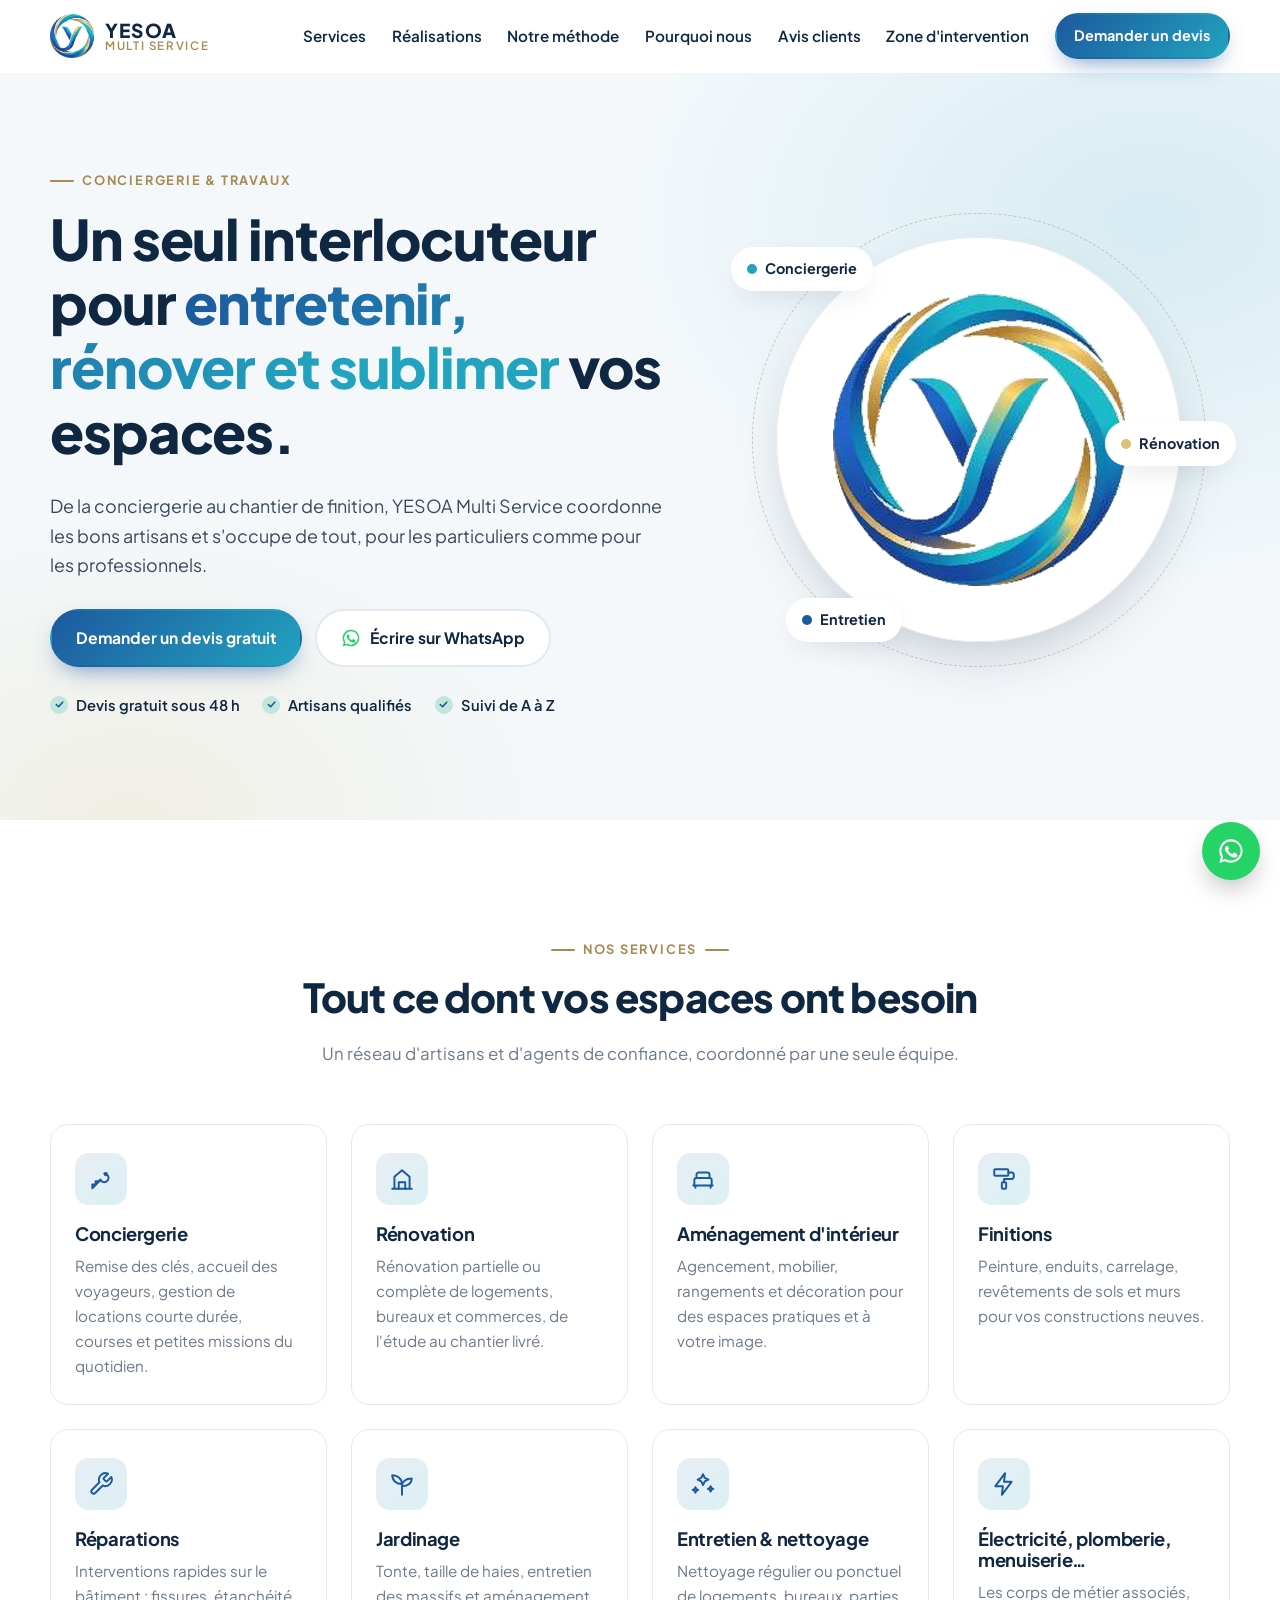
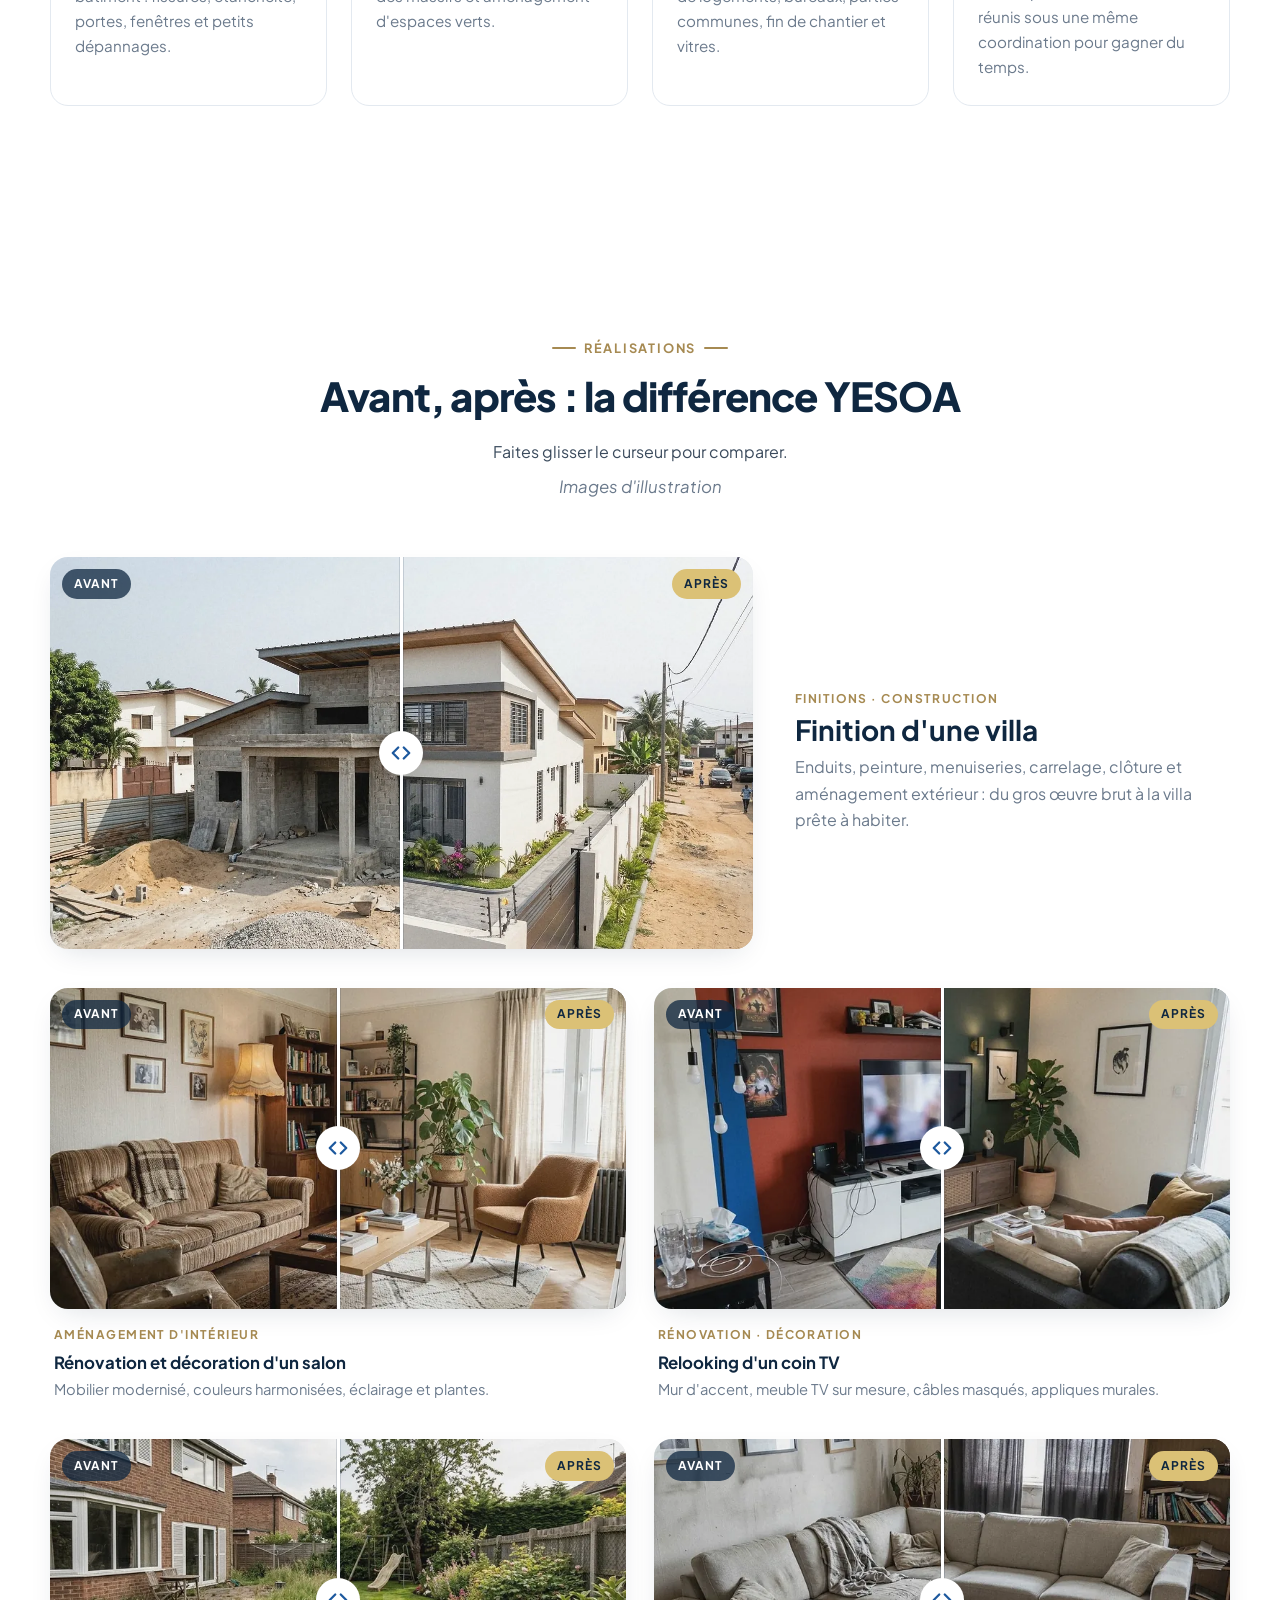
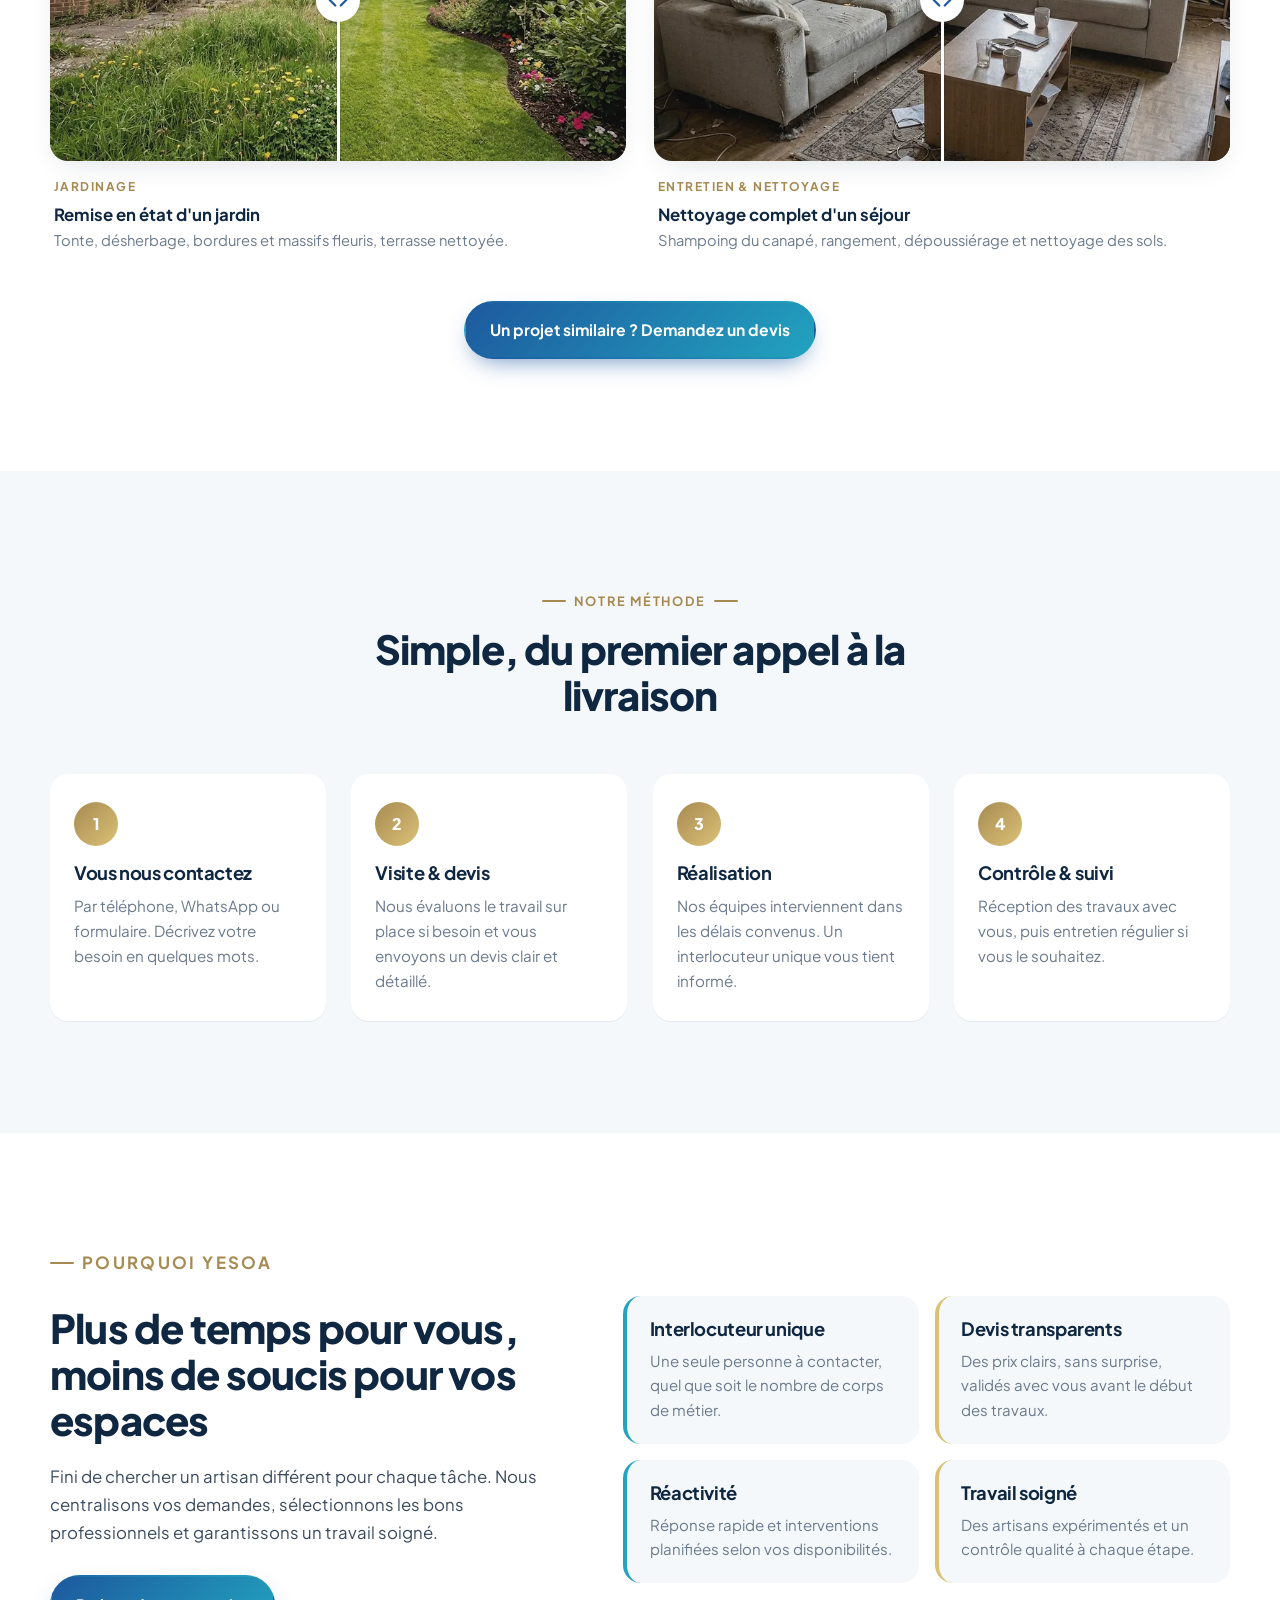
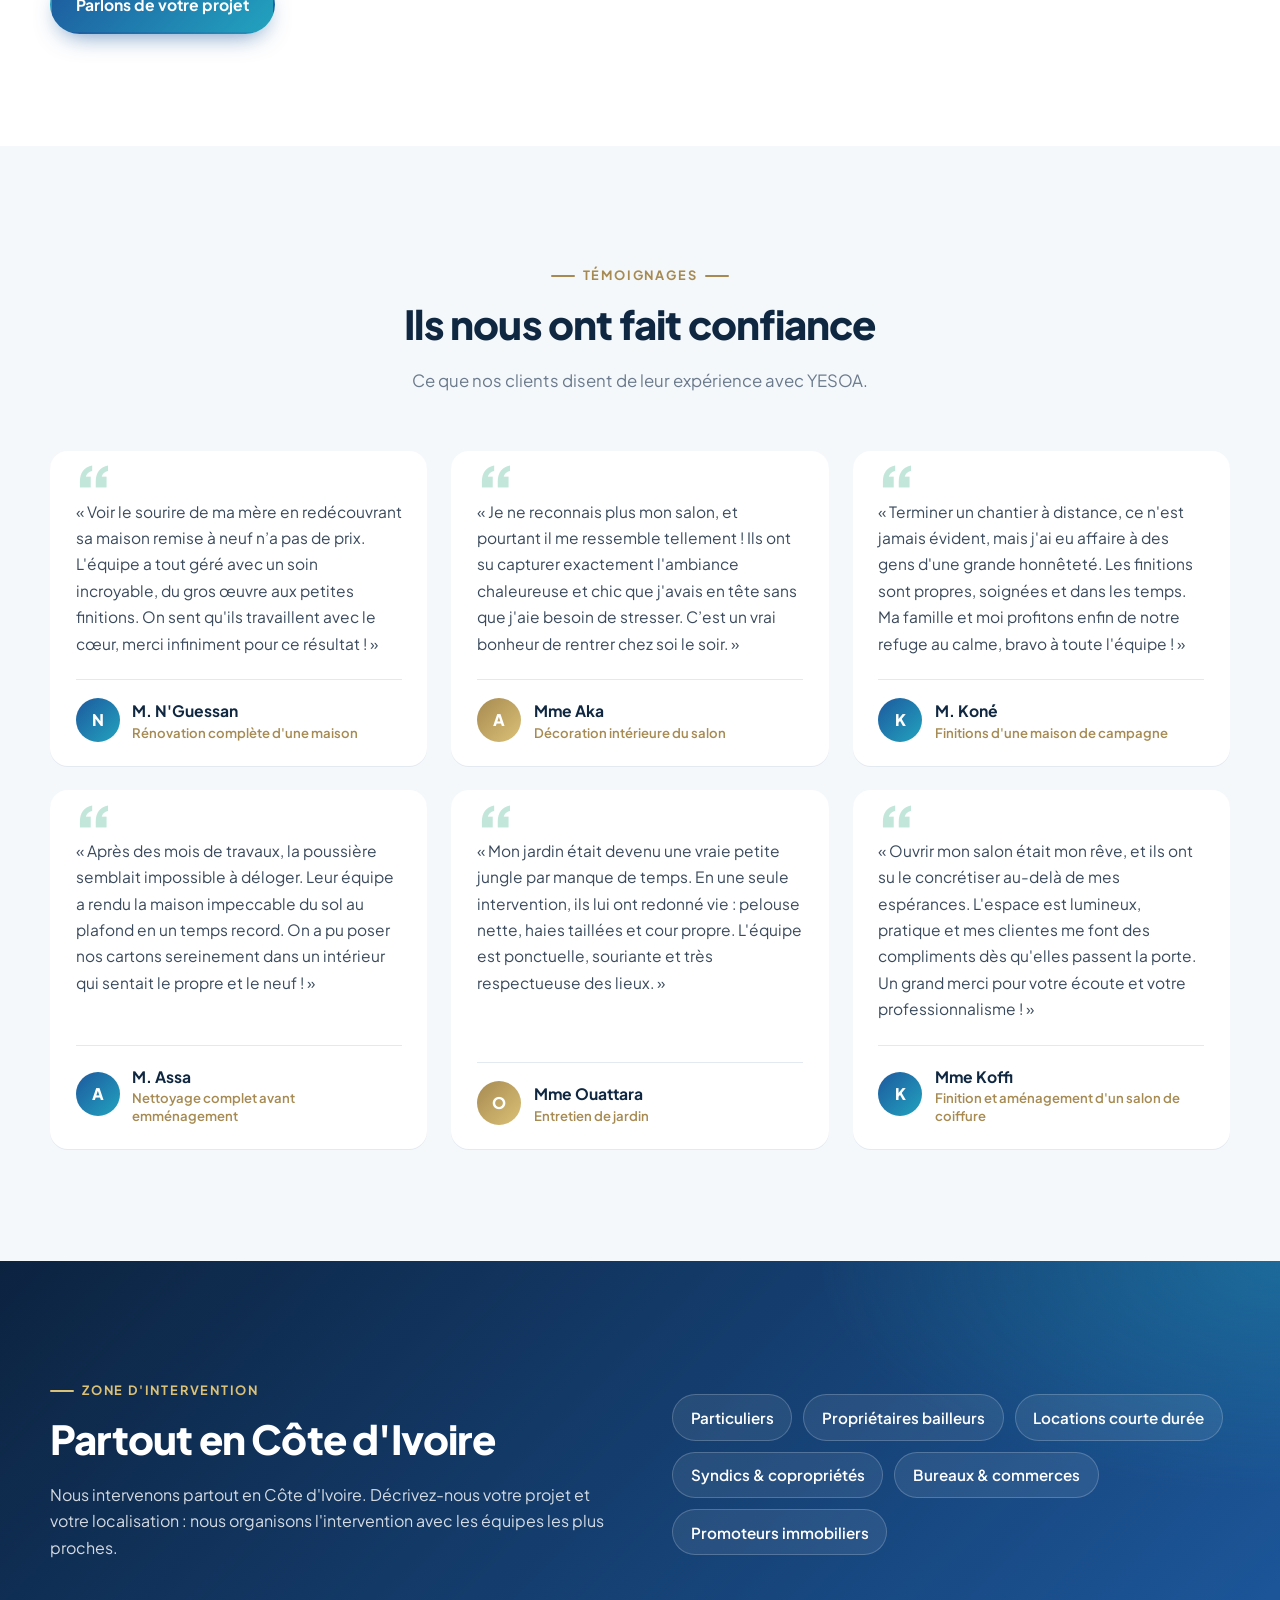
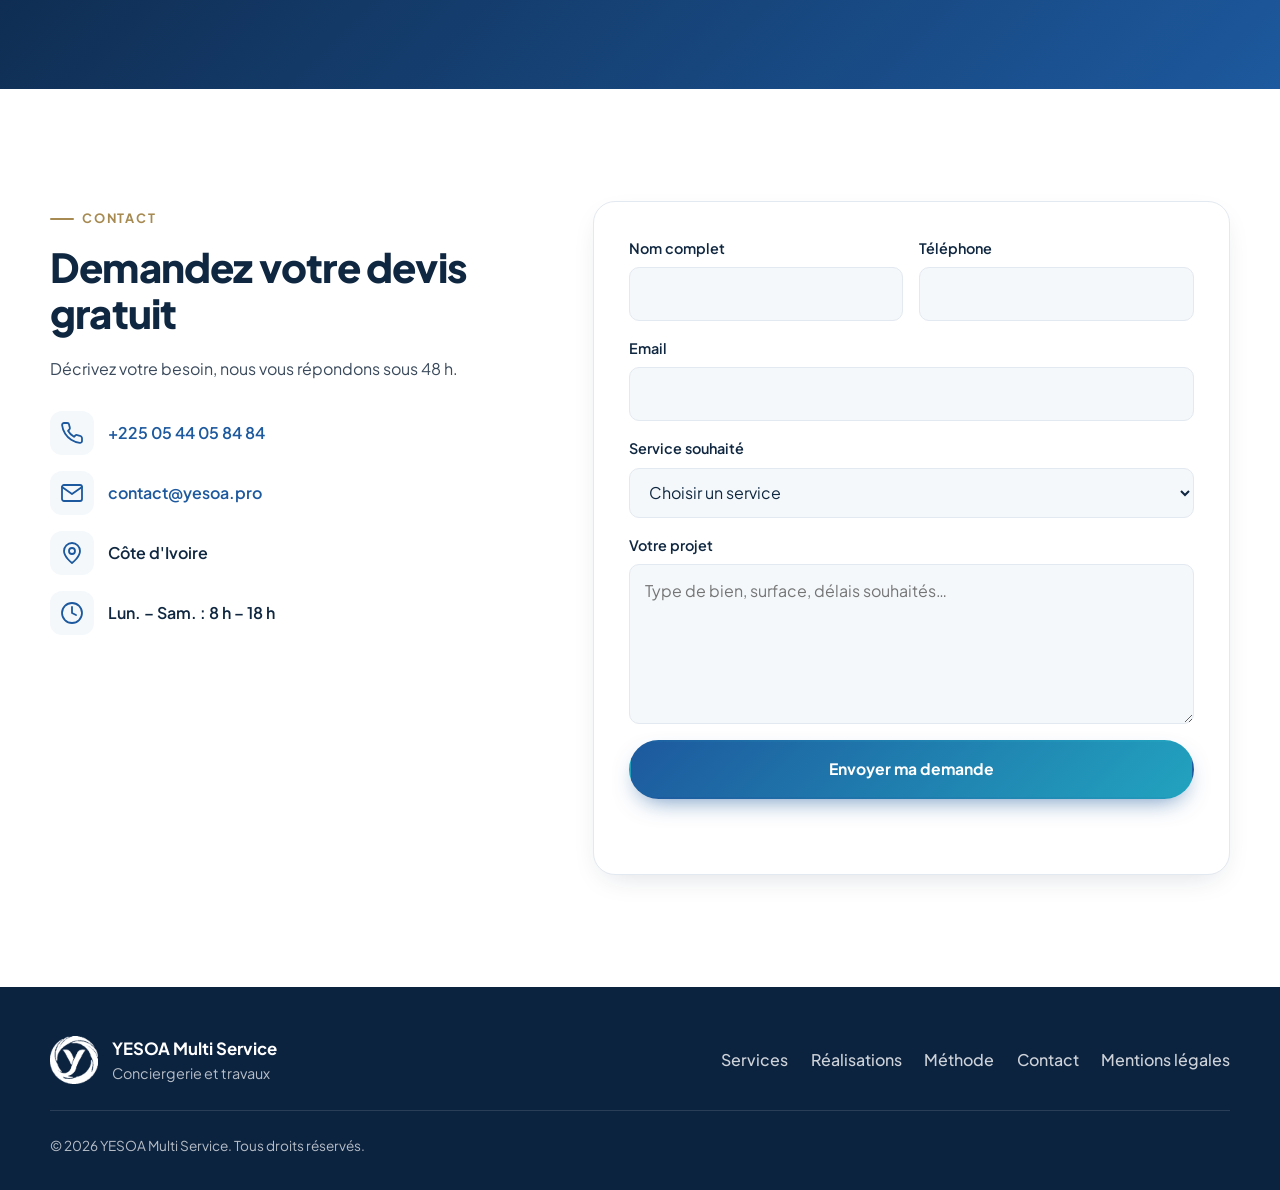
<file: index.html>
<!doctype html>
<html lang="fr">
<head>
  <meta charset="utf-8">
  <meta name="viewport" content="width=device-width, initial-scale=1">
  <title>YESOA Multi Service | Conciergerie et travaux</title>
  <meta name="description" content="YESOA Multi Service : conciergerie, rénovation, aménagement d'intérieur, finitions, réparations, jardinage, entretien et nettoyage. Un seul interlocuteur pour tous vos besoins.">
  <meta name="theme-color" content="#1D599E">
  <link rel="canonical" href="https://yesoa.pro/">

  <meta property="og:type" content="website">
  <meta property="og:title" content="YESOA Multi Service | Conciergerie et travaux">
  <meta property="og:description" content="Un seul interlocuteur pour l'entretien, les travaux et la gestion de vos espaces.">
  <meta property="og:url" content="https://yesoa.pro/">
  <meta property="og:image" content="https://yesoa.pro/assets/img/og-image.jpg">
  <meta property="og:locale" content="fr_CI">

  <link rel="icon" href="assets/img/favicon.ico" sizes="any">
  <link rel="icon" type="image/png" href="assets/img/favicon-32.png" sizes="32x32">
  <link rel="apple-touch-icon" href="assets/img/apple-touch-icon-180.png">

  <link rel="preconnect" href="https://fonts.googleapis.com">
  <link rel="preconnect" href="https://fonts.gstatic.com" crossorigin>
  <link href="https://fonts.googleapis.com/css2?family=Plus+Jakarta+Sans:wght@400;500;600;700;800&display=swap" rel="stylesheet">
  <link rel="stylesheet" href="css/style.css">

  <script type="application/ld+json">
  {
    "@context": "https://schema.org",
    "@type": "HomeAndConstructionBusiness",
    "name": "YESOA Multi Service",
    "description": "Conciergerie et travaux : rénovation, aménagement d'intérieur, finitions, réparations, jardinage, entretien.",
    "url": "https://yesoa.pro/",
    "logo": "https://yesoa.pro/assets/img/logo-couleur-512.png",
    "telephone": "+225 05 44 05 84 84",
    "areaServed": { "@type": "Country", "name": "Côte d'Ivoire" },
    "address": { "@type": "PostalAddress", "addressCountry": "CI" },
    "email": "contact@yesoa.pro"
  }
  </script>
</head>
<body>
  <a class="skip-link" href="#contenu">Aller au contenu</a>

  <!-- ========== EN-TÊTE ========== -->
  <header class="site-header" id="haut">
    <div class="container header-inner">
      <a href="#haut" class="brand" aria-label="YESOA Multi Service, accueil">
        <img src="assets/img/logo-couleur-512.png" alt="" width="44" height="44">
        <span class="brand-text">
          <strong>YESOA</strong>
          <small>Multi Service</small>
        </span>
      </a>

      <button class="nav-toggle" aria-expanded="false" aria-controls="menu" aria-label="Ouvrir le menu">
        <span></span><span></span><span></span>
      </button>

      <nav id="menu" class="nav" aria-label="Navigation principale">
        <a href="#services">Services</a>
        <a href="#realisations">Réalisations</a>
        <a href="#methode">Notre méthode</a>
        <a href="#pourquoi">Pourquoi nous</a>
        <a href="#temoignages">Avis clients</a>
        <a href="#zone">Zone d'intervention</a>
        <a href="#contact" class="btn btn-primary btn-sm">Demander un devis</a>
      </nav>
    </div>
  </header>

  <main id="contenu">
    <!-- ========== HERO ========== -->
    <section class="hero">
      <div class="container hero-inner">
        <div class="hero-copy">
          <p class="eyebrow">Conciergerie &amp; travaux</p>
          <h1>Un seul interlocuteur pour <span class="accent">entretenir, rénover et sublimer</span> vos espaces.</h1>
          <p class="lead">
            De la conciergerie au chantier de finition, YESOA Multi Service coordonne
            les bons artisans et s'occupe de tout, pour les particuliers comme pour les professionnels.
          </p>
          <div class="hero-actions">
            <a href="#contact" class="btn btn-primary">Demander un devis gratuit</a>
            <a href="https://wa.me/2250544058484?text=Bonjour%20YESOA%2C%20je%20souhaite%20un%20devis." class="btn btn-ghost" target="_blank" rel="noopener">
              <svg aria-hidden="true" viewBox="0 0 24 24" width="20" height="20"><path fill="currentColor" d="M12 2a10 10 0 0 0-8.6 15.1L2 22l5-1.3A10 10 0 1 0 12 2Zm0 18.2a8.2 8.2 0 0 1-4.2-1.2l-.3-.2-3 .8.8-2.9-.2-.3A8.2 8.2 0 1 1 12 20.2Zm4.5-6.1c-.2-.1-1.5-.7-1.7-.8-.2-.1-.4-.1-.6.1l-.8 1c-.1.2-.3.2-.5.1a6.7 6.7 0 0 1-3.3-2.9c-.3-.4.2-.4.7-1.3.1-.2 0-.3 0-.4l-.8-1.8c-.2-.5-.4-.4-.6-.4h-.5a1 1 0 0 0-.7.3 3 3 0 0 0-.9 2.2 5.2 5.2 0 0 0 1.1 2.7 11.8 11.8 0 0 0 4.5 4c1.7.7 2.4.8 3.2.7.5-.1 1.5-.6 1.8-1.2.2-.6.2-1.1.1-1.2l-.5-.3Z"/></svg>
              Écrire sur WhatsApp
            </a>
          </div>
          <ul class="hero-points" aria-label="Nos engagements">
            <li>Devis gratuit sous 48 h</li>
            <li>Artisans qualifiés</li>
            <li>Suivi de A à Z</li>
          </ul>
        </div>

        <div class="hero-visual" aria-hidden="true">
          <div class="orb">
            <img src="assets/img/logo-couleur-512.png" alt="" width="320" height="320">
          </div>
          <div class="float-card fc-1">
            <span class="dot dot-teal"></span> Conciergerie
          </div>
          <div class="float-card fc-2">
            <span class="dot dot-gold"></span> Rénovation
          </div>
          <div class="float-card fc-3">
            <span class="dot dot-blue"></span> Entretien
          </div>
        </div>
      </div>
    </section>

    <!-- ========== SERVICES ========== -->
    <section class="section" id="services">
      <div class="container">
        <header class="section-head">
          <p class="eyebrow">Nos services</p>
          <h2>Tout ce dont vos espaces ont besoin</h2>
          <p>Un réseau d'artisans et d'agents de confiance, coordonné par une seule équipe.</p>
        </header>

        <div class="services-grid">
          <article class="service-card">
            <div class="icon"><svg viewBox="0 0 24 24"><path d="M15 7a4 4 0 1 1-3.5 6L4 20.5V17h3v-3h3l1.5-1.5"/><circle cx="16.5" cy="7.5" r="1"/></svg></div>
            <h3>Conciergerie</h3>
            <p>Remise des clés, accueil des voyageurs, gestion de locations courte durée, courses et petites missions du quotidien.</p>
          </article>

          <article class="service-card">
            <div class="icon"><svg viewBox="0 0 24 24"><path d="M3 21h18M5 21V10l7-6 7 6v11"/><path d="M9 21v-6h6v6"/></svg></div>
            <h3>Rénovation</h3>
            <p>Rénovation partielle ou complète de logements, bureaux et commerces, de l'étude au chantier livré.</p>
          </article>

          <article class="service-card">
            <div class="icon"><svg viewBox="0 0 24 24"><path d="M4 18v-5a2 2 0 0 1 2-2h12a2 2 0 0 1 2 2v5"/><path d="M6 11V8a2 2 0 0 1 2-2h8a2 2 0 0 1 2 2v3"/><path d="M3 18h18M5 18v2M19 18v2"/></svg></div>
            <h3>Aménagement d'intérieur</h3>
            <p>Agencement, mobilier, rangements et décoration pour des espaces pratiques et à votre image.</p>
          </article>

          <article class="service-card">
            <div class="icon"><svg viewBox="0 0 24 24"><rect x="3" y="3" width="13" height="6" rx="1"/><path d="M16 6h3a2 2 0 0 1 2 2v2a2 2 0 0 1-2 2h-7v3"/><rect x="10" y="15" width="4" height="6" rx="1"/></svg></div>
            <h3>Finitions</h3>
            <p>Peinture, enduits, carrelage, revêtements de sols et murs pour vos constructions neuves.</p>
          </article>

          <article class="service-card">
            <div class="icon"><svg viewBox="0 0 24 24"><path d="M14.7 6.3a1 1 0 0 0 0 1.4l1.6 1.6a1 1 0 0 0 1.4 0l3.8-3.8a6 6 0 0 1-7.9 7.9l-6.9 6.9a2.1 2.1 0 0 1-3-3l6.9-6.9a6 6 0 0 1 7.9-7.9Z"/></svg></div>
            <h3>Réparations</h3>
            <p>Interventions rapides sur le bâtiment : fissures, étanchéité, portes, fenêtres et petits dépannages.</p>
          </article>

          <article class="service-card">
            <div class="icon"><svg viewBox="0 0 24 24"><path d="M12 22V12"/><path d="M12 12C12 7 8 4 3 4c0 5 4 8 9 8Z"/><path d="M12 14c0-4 3-7 9-7 0 4-3 7-9 7Z"/></svg></div>
            <h3>Jardinage</h3>
            <p>Tonte, taille de haies, entretien des massifs et aménagement d'espaces verts.</p>
          </article>

          <article class="service-card">
            <div class="icon"><svg viewBox="0 0 24 24"><path d="M12 3l1.6 3.4L17 8l-3.4 1.6L12 13l-1.6-3.4L7 8l3.4-1.6Z"/><path d="M19 14l.8 1.7 1.7.8-1.7.8L19 19l-.8-1.7-1.7-.8 1.7-.8Z"/><path d="M5 15l.8 1.7 1.7.8-1.7.8L5 20l-.8-1.7-1.7-.8 1.7-.8Z"/></svg></div>
            <h3>Entretien &amp; nettoyage</h3>
            <p>Nettoyage régulier ou ponctuel de logements, bureaux, parties communes, fin de chantier et vitres.</p>
          </article>

          <article class="service-card">
            <div class="icon"><svg viewBox="0 0 24 24"><path d="M13 2 4 14h7l-1 8 9-12h-7Z"/></svg></div>
            <h3>Électricité, plomberie, menuiserie…</h3>
            <p>Les corps de métier associés, réunis sous une même coordination pour gagner du temps.</p>
          </article>
        </div>
      </div>
    </section>

    <!-- ========== RÉALISATIONS (avant / après) ========== -->
    <section class="section" id="realisations">
      <div class="container">
        <header class="section-head">
          <p class="eyebrow">Réalisations</p>
          <h2>Avant, après : la différence YESOA</h2>
          <p>Faites glisser le curseur pour comparer.</p>
          <p class="ba-note">Images d'illustration</p>
        </header>
        <div class="ba-grid">
          <figure class="ba ba-featured">
            <div class="ba-frame" style="--pos: 50%">
              <img src="assets/img/realisations/villa-avant-800.webp" srcset="assets/img/realisations/villa-avant-800.webp 800w, assets/img/realisations/villa-avant-1376.webp 1376w" sizes="(min-width: 1180px) 1180px, 100vw" alt="Avant : villa en blocs de béton bruts, chantier encombré" width="1376" height="768" loading="lazy" decoding="async">
              <img class="ba-after" src="assets/img/realisations/villa-apres-800.webp" srcset="assets/img/realisations/villa-apres-800.webp 800w, assets/img/realisations/villa-apres-1376.webp 1376w" sizes="(min-width: 1180px) 1180px, 100vw" alt="Après : villa terminée aux façades blanches, portail et jardin aménagé" width="1376" height="768" loading="lazy" decoding="async">
              <span class="ba-tag ba-tag-before">Avant</span>
              <span class="ba-tag ba-tag-after">Après</span>
              <span class="ba-handle" aria-hidden="true"></span>
              <input class="ba-range" type="range" min="0" max="100" value="50" aria-label="Comparer avant et après : Finition d'une villa">
            </div>
            <figcaption><span class="ba-cat">Finitions · Construction</span><strong>Finition d'une villa</strong><span>Enduits, peinture, menuiseries, carrelage, clôture et aménagement extérieur : du gros œuvre brut à la villa prête à habiter.</span></figcaption>
          </figure>
          <figure class="ba">
            <div class="ba-frame" style="--pos: 50%">
              <img src="assets/img/realisations/salon-avant-800.webp" srcset="assets/img/realisations/salon-avant-800.webp 800w, assets/img/realisations/salon-avant-1376.webp 1376w" sizes="(min-width: 920px) 580px, 100vw" alt="Avant : salon au mobilier ancien et chargé" width="1376" height="768" loading="lazy" decoding="async">
              <img class="ba-after" src="assets/img/realisations/salon-apres-800.webp" srcset="assets/img/realisations/salon-apres-800.webp 800w, assets/img/realisations/salon-apres-1376.webp 1376w" sizes="(min-width: 920px) 580px, 100vw" alt="Après : salon modernisé et lumineux" width="1376" height="768" loading="lazy" decoding="async">
              <span class="ba-tag ba-tag-before">Avant</span>
              <span class="ba-tag ba-tag-after">Après</span>
              <span class="ba-handle" aria-hidden="true"></span>
              <input class="ba-range" type="range" min="0" max="100" value="50" aria-label="Comparer avant et après : Rénovation et décoration d'un salon">
            </div>
            <figcaption><span class="ba-cat">Aménagement d'intérieur</span><strong>Rénovation et décoration d'un salon</strong><span>Mobilier modernisé, couleurs harmonisées, éclairage et plantes.</span></figcaption>
          </figure>
          <figure class="ba">
            <div class="ba-frame" style="--pos: 50%">
              <img src="assets/img/realisations/coin-tv-avant-800.webp" srcset="assets/img/realisations/coin-tv-avant-800.webp 800w, assets/img/realisations/coin-tv-avant-1376.webp 1376w" sizes="(min-width: 920px) 580px, 100vw" alt="Avant : coin TV encombré aux couleurs vives" width="1376" height="768" loading="lazy" decoding="async">
              <img class="ba-after" src="assets/img/realisations/coin-tv-apres-800.webp" srcset="assets/img/realisations/coin-tv-apres-800.webp 800w, assets/img/realisations/coin-tv-apres-1376.webp 1376w" sizes="(min-width: 920px) 580px, 100vw" alt="Après : coin TV élégant avec mur vert et meuble en bois" width="1376" height="768" loading="lazy" decoding="async">
              <span class="ba-tag ba-tag-before">Avant</span>
              <span class="ba-tag ba-tag-after">Après</span>
              <span class="ba-handle" aria-hidden="true"></span>
              <input class="ba-range" type="range" min="0" max="100" value="50" aria-label="Comparer avant et après : Relooking d'un coin TV">
            </div>
            <figcaption><span class="ba-cat">Rénovation · Décoration</span><strong>Relooking d'un coin TV</strong><span>Mur d'accent, meuble TV sur mesure, câbles masqués, appliques murales.</span></figcaption>
          </figure>
          <figure class="ba">
            <div class="ba-frame" style="--pos: 50%">
              <img src="assets/img/realisations/jardin-avant-800.webp" srcset="assets/img/realisations/jardin-avant-800.webp 800w, assets/img/realisations/jardin-avant-1376.webp 1376w" sizes="(min-width: 920px) 580px, 100vw" alt="Avant : jardin envahi par les herbes hautes" width="1376" height="768" loading="lazy" decoding="async">
              <img class="ba-after" src="assets/img/realisations/jardin-apres-800.webp" srcset="assets/img/realisations/jardin-apres-800.webp 800w, assets/img/realisations/jardin-apres-1376.webp 1376w" sizes="(min-width: 920px) 580px, 100vw" alt="Après : jardin entretenu avec pelouse tondue et massifs" width="1376" height="768" loading="lazy" decoding="async">
              <span class="ba-tag ba-tag-before">Avant</span>
              <span class="ba-tag ba-tag-after">Après</span>
              <span class="ba-handle" aria-hidden="true"></span>
              <input class="ba-range" type="range" min="0" max="100" value="50" aria-label="Comparer avant et après : Remise en état d'un jardin">
            </div>
            <figcaption><span class="ba-cat">Jardinage</span><strong>Remise en état d'un jardin</strong><span>Tonte, désherbage, bordures et massifs fleuris, terrasse nettoyée.</span></figcaption>
          </figure>
          <figure class="ba">
            <div class="ba-frame" style="--pos: 50%">
              <img src="assets/img/realisations/canape-avant-800.webp" srcset="assets/img/realisations/canape-avant-800.webp 800w, assets/img/realisations/canape-avant-1376.webp 1376w" sizes="(min-width: 920px) 580px, 100vw" alt="Avant : séjour sale avec canapé taché et déchets" width="1376" height="768" loading="lazy" decoding="async">
              <img class="ba-after" src="assets/img/realisations/canape-apres-800.webp" srcset="assets/img/realisations/canape-apres-800.webp 800w, assets/img/realisations/canape-apres-1376.webp 1376w" sizes="(min-width: 920px) 580px, 100vw" alt="Après : séjour propre avec canapé nettoyé" width="1376" height="768" loading="lazy" decoding="async">
              <span class="ba-tag ba-tag-before">Avant</span>
              <span class="ba-tag ba-tag-after">Après</span>
              <span class="ba-handle" aria-hidden="true"></span>
              <input class="ba-range" type="range" min="0" max="100" value="50" aria-label="Comparer avant et après : Nettoyage complet d'un séjour">
            </div>
            <figcaption><span class="ba-cat">Entretien & nettoyage</span><strong>Nettoyage complet d'un séjour</strong><span>Shampoing du canapé, rangement, dépoussiérage et nettoyage des sols.</span></figcaption>
          </figure>
        </div>
        <p class="ba-cta"><a href="#contact" class="btn btn-primary">Un projet similaire ? Demandez un devis</a></p>
      </div>
    </section>

    <!-- ========== MÉTHODE ========== -->
    <section class="section section-tint" id="methode">
      <div class="container">
        <header class="section-head">
          <p class="eyebrow">Notre méthode</p>
          <h2>Simple, du premier appel à la livraison</h2>
        </header>

        <ol class="steps">
          <li>
            <span class="step-num">1</span>
            <h3>Vous nous contactez</h3>
            <p>Par téléphone, WhatsApp ou formulaire. Décrivez votre besoin en quelques mots.</p>
          </li>
          <li>
            <span class="step-num">2</span>
            <h3>Visite &amp; devis</h3>
            <p>Nous évaluons le travail sur place si besoin et vous envoyons un devis clair et détaillé.</p>
          </li>
          <li>
            <span class="step-num">3</span>
            <h3>Réalisation</h3>
            <p>Nos équipes interviennent dans les délais convenus. Un interlocuteur unique vous tient informé.</p>
          </li>
          <li>
            <span class="step-num">4</span>
            <h3>Contrôle &amp; suivi</h3>
            <p>Réception des travaux avec vous, puis entretien régulier si vous le souhaitez.</p>
          </li>
        </ol>
      </div>
    </section>

    <!-- ========== POURQUOI NOUS ========== -->
    <section class="section" id="pourquoi">
      <div class="container why">
        <div class="why-copy">
          <p class="eyebrow">Pourquoi YESOA</p>
          <h2>Plus de temps pour vous, moins de soucis pour vos espaces</h2>
          <p>
            Fini de chercher un artisan différent pour chaque tâche. Nous centralisons vos demandes,
            sélectionnons les bons professionnels et garantissons un travail soigné.
          </p>
          <a href="#contact" class="btn btn-primary">Parlons de votre projet</a>
        </div>
        <ul class="why-list">
          <li>
            <h3>Interlocuteur unique</h3>
            <p>Une seule personne à contacter, quel que soit le nombre de corps de métier.</p>
          </li>
          <li>
            <h3>Devis transparents</h3>
            <p>Des prix clairs, sans surprise, validés avec vous avant le début des travaux.</p>
          </li>
          <li>
            <h3>Réactivité</h3>
            <p>Réponse rapide et interventions planifiées selon vos disponibilités.</p>
          </li>
          <li>
            <h3>Travail soigné</h3>
            <p>Des artisans expérimentés et un contrôle qualité à chaque étape.</p>
          </li>
        </ul>
      </div>
    </section>

    <!-- ========== TÉMOIGNAGES ========== -->
    <section class="section section-tint" id="temoignages">
      <div class="container">
        <header class="section-head">
          <p class="eyebrow">Témoignages</p>
          <h2>Ils nous ont fait confiance</h2>
          <p>Ce que nos clients disent de leur expérience avec YESOA.</p>
        </header>
        <div class="testimonials">
          <figure class="testimonial">
            <blockquote><p>«&nbsp;Voir le sourire de ma mère en redécouvrant sa maison remise à neuf n’a pas de prix. L'équipe a tout géré avec un soin incroyable, du gros œuvre aux petites finitions. On sent qu'ils travaillent avec le cœur, merci infiniment pour ce résultat&nbsp;!&nbsp;»</p></blockquote>
            <figcaption>
              <span class="avatar" aria-hidden="true">N</span>
              <span><strong>M. N'Guessan</strong><small>Rénovation complète d'une maison</small></span>
            </figcaption>
          </figure>
          <figure class="testimonial">
            <blockquote><p>«&nbsp;Je ne reconnais plus mon salon, et pourtant il me ressemble tellement ! Ils ont su capturer exactement l'ambiance chaleureuse et chic que j'avais en tête sans que j'aie besoin de stresser. C’est un vrai bonheur de rentrer chez soi le soir.&nbsp;»</p></blockquote>
            <figcaption>
              <span class="avatar" aria-hidden="true">A</span>
              <span><strong>Mme Aka</strong><small>Décoration intérieure du salon</small></span>
            </figcaption>
          </figure>
          <figure class="testimonial">
            <blockquote><p>«&nbsp;Terminer un chantier à distance, ce n'est jamais évident, mais j'ai eu affaire à des gens d'une grande honnêteté. Les finitions sont propres, soignées et dans les temps. Ma famille et moi profitons enfin de notre refuge au calme, bravo à toute l'équipe&nbsp;!&nbsp;»</p></blockquote>
            <figcaption>
              <span class="avatar" aria-hidden="true">K</span>
              <span><strong>M. Koné</strong><small>Finitions d'une maison de campagne</small></span>
            </figcaption>
          </figure>
          <figure class="testimonial">
            <blockquote><p>«&nbsp;Après des mois de travaux, la poussière semblait impossible à déloger. Leur équipe a rendu la maison impeccable du sol au plafond en un temps record. On a pu poser nos cartons sereinement dans un intérieur qui sentait le propre et le neuf&nbsp;!&nbsp;»</p></blockquote>
            <figcaption>
              <span class="avatar" aria-hidden="true">A</span>
              <span><strong>M. Assa</strong><small>Nettoyage complet avant emménagement</small></span>
            </figcaption>
          </figure>
          <figure class="testimonial">
            <blockquote><p>«&nbsp;Mon jardin était devenu une vraie petite jungle par manque de temps. En une seule intervention, ils lui ont redonné vie : pelouse nette, haies taillées et cour propre. L'équipe est ponctuelle, souriante et très respectueuse des lieux.&nbsp;»</p></blockquote>
            <figcaption>
              <span class="avatar" aria-hidden="true">O</span>
              <span><strong>Mme Ouattara</strong><small>Entretien de jardin</small></span>
            </figcaption>
          </figure>
          <figure class="testimonial">
            <blockquote><p>«&nbsp;Ouvrir mon salon était mon rêve, et ils ont su le concrétiser au-delà de mes espérances. L'espace est lumineux, pratique et mes clientes me font des compliments dès qu'elles passent la porte. Un grand merci pour votre écoute et votre professionnalisme&nbsp;!&nbsp;»</p></blockquote>
            <figcaption>
              <span class="avatar" aria-hidden="true">K</span>
              <span><strong>Mme Koffi</strong><small>Finition et aménagement d'un salon de coiffure</small></span>
            </figcaption>
          </figure>
        </div>
      </div>
    </section>

    <!-- ========== ZONE ========== -->
    <section class="section section-dark" id="zone">
      <div class="container zone">
        <div>
          <p class="eyebrow eyebrow-light">Zone d'intervention</p>
          <h2>Partout en Côte d'Ivoire</h2>
          <p>
            Nous intervenons partout en Côte d'Ivoire. Décrivez-nous votre projet et votre localisation :
            nous organisons l'intervention avec les équipes les plus proches.
          </p>
        </div>
        <ul class="zone-tags" aria-label="Clients">
          <li>Particuliers</li>
          <li>Propriétaires bailleurs</li>
          <li>Locations courte durée</li>
          <li>Syndics &amp; copropriétés</li>
          <li>Bureaux &amp; commerces</li>
          <li>Promoteurs immobiliers</li>
        </ul>
      </div>
    </section>

    <!-- ========== CONTACT ========== -->
    <section class="section" id="contact">
      <div class="container contact">
        <div class="contact-info">
          <p class="eyebrow">Contact</p>
          <h2>Demandez votre devis gratuit</h2>
          <p>Décrivez votre besoin, nous vous répondons sous 48 h.</p>
          <ul class="contact-list">
            <li>
              <svg aria-hidden="true" viewBox="0 0 24 24"><path d="M22 16.9v3a2 2 0 0 1-2.2 2 19.8 19.8 0 0 1-8.6-3.1 19.5 19.5 0 0 1-6-6A19.8 19.8 0 0 1 2.1 4.2 2 2 0 0 1 4.1 2h3a2 2 0 0 1 2 1.7c.1.9.4 1.8.7 2.7a2 2 0 0 1-.5 2.1L8 9.8a16 16 0 0 0 6 6l1.3-1.3a2 2 0 0 1 2.1-.4c.9.3 1.8.6 2.7.7a2 2 0 0 1 1.7 2Z"/></svg>
              <a href="tel:+2250544058484">+225 05 44 05 84 84</a>
            </li>
            <li>
              <svg aria-hidden="true" viewBox="0 0 24 24"><rect x="2" y="4" width="20" height="16" rx="2"/><path d="m22 6-10 7L2 6"/></svg>
              <a href="mailto:contact@yesoa.pro">contact@yesoa.pro</a>
            </li>
            <li>
              <svg aria-hidden="true" viewBox="0 0 24 24"><path d="M20 10c0 6-8 12-8 12s-8-6-8-12a8 8 0 0 1 16 0Z"/><circle cx="12" cy="10" r="3"/></svg>
              <span>Côte d'Ivoire</span>
            </li>
            <li>
              <svg aria-hidden="true" viewBox="0 0 24 24"><circle cx="12" cy="12" r="10"/><path d="M12 6v6l4 2"/></svg>
              <span>Lun. – Sam. : 8 h – 18 h</span>
            </li>
          </ul>
        </div>

        <!-- Formulaire Web3Forms : remplacer VOTRE_CLE_WEB3FORMS par la clé reçue sur https://web3forms.com -->
        <form class="contact-form" action="https://api.web3forms.com/submit" method="POST" novalidate>
          <input type="hidden" name="access_key" value="a12e3421-1510-4e26-a720-285d68f0b2b6">
          <input type="hidden" name="subject" value="Nouvelle demande de devis - yesoa.pro">
          <input type="hidden" name="from_name" value="Site yesoa.pro">
          <div class="field-row">
            <div class="field">
              <label for="nom">Nom complet</label>
              <input id="nom" name="nom" type="text" autocomplete="name" required>
            </div>
            <div class="field">
              <label for="tel">Téléphone</label>
              <input id="tel" name="telephone" type="tel" autocomplete="tel" required>
            </div>
          </div>
          <div class="field">
            <label for="email">Email</label>
            <input id="email" name="email" type="email" autocomplete="email" required>
          </div>
          <div class="field">
            <label for="service">Service souhaité</label>
            <select id="service" name="service" required>
              <option value="">Choisir un service</option>
              <option>Conciergerie</option>
              <option>Rénovation</option>
              <option>Aménagement d'intérieur</option>
              <option>Finitions</option>
              <option>Réparations</option>
              <option>Jardinage</option>
              <option>Entretien &amp; nettoyage</option>
              <option>Électricité / plomberie / menuiserie</option>
              <option>Autre</option>
            </select>
          </div>
          <div class="field">
            <label for="message">Votre projet</label>
            <textarea id="message" name="message" rows="5" required placeholder="Type de bien, surface, délais souhaités…"></textarea>
          </div>
          <input type="checkbox" name="botcheck" class="hp" tabindex="-1" autocomplete="off" aria-hidden="true">
          <button type="submit" class="btn btn-primary btn-block">Envoyer ma demande</button>
          <p class="form-status" role="status" aria-live="polite"></p>
        </form>
      </div>
    </section>
  </main>

  <!-- ========== PIED DE PAGE ========== -->
  <footer class="site-footer">
    <div class="container footer-inner">
      <div class="footer-brand">
        <img src="assets/img/logo-blanc-512.png" alt="" width="48" height="48">
        <div>
          <strong>YESOA Multi Service</strong>
          <p>Conciergerie et travaux</p>
        </div>
      </div>
      <nav class="footer-nav" aria-label="Liens de pied de page">
        <a href="#services">Services</a>
        <a href="#realisations">Réalisations</a>
        <a href="#methode">Méthode</a>
        <a href="#contact">Contact</a>
        <a href="mentions-legales.html">Mentions légales</a>
      </nav>
      <p class="copyright">© <span id="annee">2026</span> YESOA Multi Service. Tous droits réservés.</p>
    </div>
  </footer>

  <a href="https://wa.me/2250544058484?text=Bonjour%20YESOA%2C%20je%20souhaite%20un%20devis." class="wa-float" target="_blank" rel="noopener" aria-label="Nous écrire sur WhatsApp">
    <svg aria-hidden="true" viewBox="0 0 24 24" width="28" height="28"><path fill="currentColor" d="M12 2a10 10 0 0 0-8.6 15.1L2 22l5-1.3A10 10 0 1 0 12 2Zm0 18.2a8.2 8.2 0 0 1-4.2-1.2l-.3-.2-3 .8.8-2.9-.2-.3A8.2 8.2 0 1 1 12 20.2Zm4.5-6.1c-.2-.1-1.5-.7-1.7-.8-.2-.1-.4-.1-.6.1l-.8 1c-.1.2-.3.2-.5.1a6.7 6.7 0 0 1-3.3-2.9c-.3-.4.2-.4.7-1.3.1-.2 0-.3 0-.4l-.8-1.8c-.2-.5-.4-.4-.6-.4h-.5a1 1 0 0 0-.7.3 3 3 0 0 0-.9 2.2 5.2 5.2 0 0 0 1.1 2.7 11.8 11.8 0 0 0 4.5 4c1.7.7 2.4.8 3.2.7.5-.1 1.5-.6 1.8-1.2.2-.6.2-1.1.1-1.2l-.5-.3Z"/></svg>
  </a>

  <script src="js/main.js" defer></script>
</body>
</html>
</file>
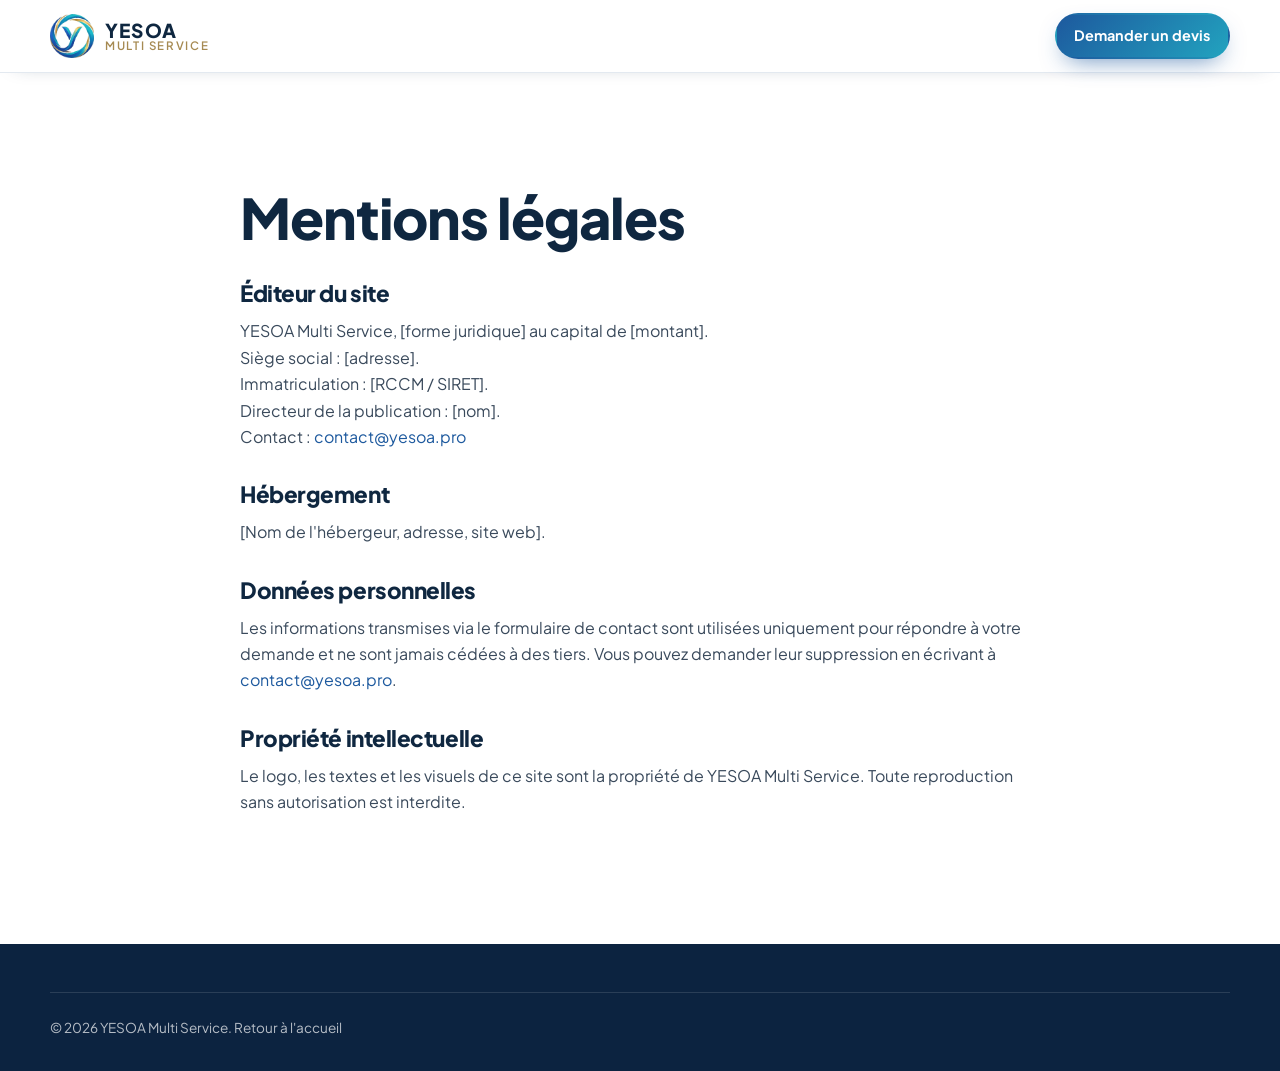
<file: mentions-legales.html>
<!doctype html>
<html lang="fr">
<head>
  <meta charset="utf-8">
  <meta name="viewport" content="width=device-width, initial-scale=1">
  <title>Mentions légales | YESOA Multi Service</title>
  <meta name="robots" content="noindex">
  <link rel="icon" href="assets/img/favicon.ico" sizes="any">
  <link rel="preconnect" href="https://fonts.googleapis.com">
  <link rel="preconnect" href="https://fonts.gstatic.com" crossorigin>
  <link href="https://fonts.googleapis.com/css2?family=Plus+Jakarta+Sans:wght@400;500;600;700;800&display=swap" rel="stylesheet">
  <link rel="stylesheet" href="css/style.css">
</head>
<body>
  <header class="site-header is-scrolled">
    <div class="container header-inner">
      <a href="index.html" class="brand" aria-label="Retour à l'accueil">
        <img src="assets/img/logo-couleur-512.png" alt="" width="44" height="44">
        <span class="brand-text"><strong>YESOA</strong><small>Multi Service</small></span>
      </a>
      <a href="index.html#contact" class="btn btn-primary btn-sm">Demander un devis</a>
    </div>
  </header>
  <main class="page">
    <div class="container">
      <h1>Mentions légales</h1>
      <!-- TODO : compléter avec les informations officielles de l'entreprise -->
      <h2>Éditeur du site</h2>
      <p>YESOA Multi Service, [forme juridique] au capital de [montant].<br>
      Siège social : [adresse].<br>
      Immatriculation : [RCCM / SIRET].<br>
      Directeur de la publication : [nom].<br>
      Contact : <a href="mailto:contact@yesoa.pro">contact@yesoa.pro</a></p>
      <h2>Hébergement</h2>
      <p>[Nom de l'hébergeur, adresse, site web].</p>
      <h2>Données personnelles</h2>
      <p>Les informations transmises via le formulaire de contact sont utilisées uniquement pour répondre à votre demande et ne sont jamais cédées à des tiers. Vous pouvez demander leur suppression en écrivant à <a href="mailto:contact@yesoa.pro">contact@yesoa.pro</a>.</p>
      <h2>Propriété intellectuelle</h2>
      <p>Le logo, les textes et les visuels de ce site sont la propriété de YESOA Multi Service. Toute reproduction sans autorisation est interdite.</p>
    </div>
  </main>
  <footer class="site-footer">
    <div class="container footer-inner">
      <p class="copyright">© 2026 YESOA Multi Service. <a href="index.html" style="color:inherit">Retour à l'accueil</a></p>
    </div>
  </footer>
</body>
</html>
</file>
<file: css/style.css>
/* =========================================================
   YESOA Multi Service — feuille de style
   Couleurs issues du kit logo (LISEZ-MOI.txt)
   ========================================================= */

:root {
  --blue: #1D599E;
  --blue-700: #164a85;
  --teal: #22A3BF;
  --gold: #DBC176;
  --gold-dark: #A68A52;
  --mint: #C2E6DA;

  --ink: #0F2740;
  --text: #3A4A5C;
  --muted: #6B7A8C;
  --line: #E3E9F0;
  --bg: #FFFFFF;
  --bg-soft: #F4F8FB;
  --navy: #0C2340;

  --radius: 18px;
  --radius-sm: 10px;
  --shadow: 0 10px 30px -12px rgba(15, 39, 64, .18);
  --shadow-lg: 0 24px 60px -20px rgba(15, 39, 64, .28);

  --container: 1180px;
  --gutter: clamp(16px, 4vw, 32px);
  --section-y: clamp(64px, 9vw, 112px);

  --font: "Plus Jakarta Sans", system-ui, -apple-system, "Segoe UI", Roboto, sans-serif;
}

/* ---------- Base ---------- */
*, *::before, *::after { box-sizing: border-box; }
html { scroll-behavior: smooth; scroll-padding-top: 84px; }
@media (prefers-reduced-motion: reduce) {
  html { scroll-behavior: auto; }
  *, *::before, *::after { animation: none !important; transition: none !important; }
}
body {
  margin: 0;
  font-family: var(--font);
  font-size: 1rem;
  line-height: 1.65;
  color: var(--text);
  background: var(--bg);
  -webkit-font-smoothing: antialiased;
}
img, svg { display: block; max-width: 100%; }
a { color: var(--blue); text-decoration: none; }
a:hover { color: var(--teal); }
h1, h2, h3 { color: var(--ink); line-height: 1.15; margin: 0 0 .5em; letter-spacing: -.02em; }
h1 { font-size: clamp(2.1rem, 4.6vw, 3.5rem); font-weight: 800; }
h2 { font-size: clamp(1.7rem, 3.2vw, 2.5rem); font-weight: 800; }
h3 { font-size: 1.15rem; font-weight: 700; }
p { margin: 0 0 1rem; }
ul, ol { margin: 0; padding: 0; list-style: none; }
:focus-visible { outline: 3px solid var(--teal); outline-offset: 3px; border-radius: 6px; }

.container { width: min(100% - 2 * var(--gutter), var(--container)); margin-inline: auto; }

.skip-link {
  position: absolute; left: 1rem; top: -100px; z-index: 100;
  background: var(--ink); color: #fff; padding: .6rem 1rem; border-radius: var(--radius-sm);
}
.skip-link:focus { top: 1rem; color: #fff; }

.eyebrow {
  display: inline-flex; align-items: center; gap: .5rem;
  font-size: .8rem; font-weight: 700; letter-spacing: .14em; text-transform: uppercase;
  color: var(--gold-dark); margin-bottom: .9rem;
}
.eyebrow::before { content: ""; width: 24px; height: 2px; background: currentColor; border-radius: 2px; }
.eyebrow-light { color: var(--gold); }
.accent {
  background: linear-gradient(100deg, var(--blue) 0%, var(--teal) 70%);
  -webkit-background-clip: text; background-clip: text; color: transparent;
}

/* ---------- Boutons ---------- */
.btn {
  display: inline-flex; align-items: center; justify-content: center; gap: .55rem;
  padding: .9rem 1.5rem; border-radius: 999px; border: 2px solid transparent;
  font: inherit; font-weight: 700; font-size: .98rem; cursor: pointer;
  transition: transform .2s ease, box-shadow .2s ease, background-color .2s ease, color .2s ease;
}
.btn:hover { transform: translateY(-2px); }
.btn-primary {
  background: linear-gradient(135deg, var(--blue), var(--teal));
  color: #fff; box-shadow: 0 10px 24px -10px rgba(29, 89, 158, .7);
}
.btn-primary:hover { color: #fff; box-shadow: 0 14px 30px -10px rgba(29, 89, 158, .8); }
.btn-ghost { background: #fff; color: var(--ink); border-color: var(--line); }
.btn-ghost:hover { border-color: var(--teal); color: var(--ink); }
.btn-ghost svg { color: #25D366; }
.btn-sm { padding: .6rem 1.1rem; font-size: .9rem; }
.btn-block { width: 100%; }

/* ---------- En-tête ---------- */
.site-header {
  position: sticky; top: 0; z-index: 50;
  background: rgba(255, 255, 255, .86);
  backdrop-filter: saturate(160%) blur(12px);
  border-bottom: 1px solid transparent;
  transition: border-color .2s, box-shadow .2s;
}
.site-header.is-scrolled { border-color: var(--line); box-shadow: 0 6px 20px -16px rgba(15, 39, 64, .4); }
.header-inner { display: flex; align-items: center; justify-content: space-between; height: 72px; }
.brand { display: flex; align-items: center; gap: .7rem; color: var(--ink); }
.brand:hover { color: var(--ink); }
.brand img { width: 44px; height: 44px; }
.brand-text { display: flex; flex-direction: column; line-height: 1.05; }
.brand-text strong { font-size: 1.2rem; font-weight: 800; letter-spacing: .06em; }
.brand-text small { font-size: .72rem; font-weight: 600; color: var(--gold-dark); letter-spacing: .14em; text-transform: uppercase; }

.nav { display: flex; align-items: center; gap: 1.6rem; white-space: nowrap; }
.nav a:not(.btn) { color: var(--ink); font-weight: 600; font-size: .95rem; position: relative; }
.nav a:not(.btn)::after {
  content: ""; position: absolute; left: 0; right: 0; bottom: -4px; height: 2px;
  background: var(--teal); transform: scaleX(0); transition: transform .2s;
}
.nav a:not(.btn):hover::after { transform: scaleX(1); }

.nav-toggle {
  display: none; width: 44px; height: 44px; border: 0; background: transparent; cursor: pointer;
  flex-direction: column; justify-content: center; align-items: center; gap: 5px;
}
.nav-toggle span { width: 22px; height: 2px; background: var(--ink); border-radius: 2px; transition: transform .25s, opacity .25s; }
.nav-toggle[aria-expanded="true"] span:nth-child(1) { transform: translateY(7px) rotate(45deg); }
.nav-toggle[aria-expanded="true"] span:nth-child(2) { opacity: 0; }
.nav-toggle[aria-expanded="true"] span:nth-child(3) { transform: translateY(-7px) rotate(-45deg); }

@media (max-width: 1180px) {
  .nav-toggle { display: flex; }
  .nav {
    position: absolute; top: 72px; left: 0; right: 0;
    flex-direction: column; align-items: stretch; gap: 0;
    background: #fff; border-bottom: 1px solid var(--line);
    padding: .5rem var(--gutter) 1.25rem;
    box-shadow: var(--shadow);
    display: none;
  }
  .nav.is-open { display: flex; }
  .nav a:not(.btn) { padding: .85rem 0; border-bottom: 1px solid var(--line); }
  .nav a:not(.btn)::after { display: none; }
  .nav .btn { margin-top: 1rem; }
}

/* ---------- Hero ---------- */
.hero {
  position: relative; overflow: hidden;
  padding: clamp(48px, 7vw, 96px) 0 clamp(64px, 8vw, 110px);
  background:
    radial-gradient(60% 70% at 90% 20%, rgba(34, 163, 191, .14), transparent 70%),
    radial-gradient(50% 60% at 10% 100%, rgba(219, 193, 118, .16), transparent 70%),
    var(--bg-soft);
}
.hero-inner { display: grid; grid-template-columns: 1.1fr .9fr; gap: clamp(32px, 5vw, 64px); align-items: center; }
.lead { font-size: clamp(1.05rem, 1.4vw, 1.18rem); color: var(--text); max-width: 56ch; }
.hero-actions { display: flex; flex-wrap: wrap; gap: .8rem; margin: 1.8rem 0 1.6rem; }
.hero-points { display: flex; flex-wrap: wrap; gap: .6rem 1.4rem; }
.hero-points li { display: flex; align-items: center; gap: .5rem; font-weight: 600; font-size: .92rem; color: var(--ink); }
.hero-points li::before {
  content: ""; width: 18px; height: 18px; border-radius: 50%; flex: none;
  background: var(--mint) url("data:image/svg+xml,%3Csvg xmlns='http://www.w3.org/2000/svg' viewBox='0 0 24 24' fill='none' stroke='%231D599E' stroke-width='3.5' stroke-linecap='round' stroke-linejoin='round'%3E%3Cpath d='m5 12 5 5 9-10'/%3E%3C/svg%3E") center / 11px no-repeat;
}

.hero-visual { position: relative; aspect-ratio: 1; max-width: 460px; justify-self: center; width: 100%; }
.orb {
  position: absolute; inset: 6%;
  border-radius: 50%;
  background: #fff;
  box-shadow: var(--shadow-lg), inset 0 0 0 1px var(--line);
  display: grid; place-items: center;
}
.orb::before {
  content: ""; position: absolute; inset: -6%; border-radius: 50%;
  border: 1.5px dashed rgba(166, 138, 82, .45);
  animation: spin 60s linear infinite;
}
.orb img { width: 72%; height: auto; animation: float 6s ease-in-out infinite; }
.float-card {
  position: absolute; display: flex; align-items: center; gap: .55rem;
  background: #fff; color: var(--ink); font-weight: 700; font-size: .9rem;
  padding: .65rem 1rem; border-radius: 999px; box-shadow: var(--shadow);
  animation: float 7s ease-in-out infinite;
}
.fc-1 { top: 8%; left: -4%; }
.fc-2 { top: 46%; right: -6%; animation-delay: -2s; }
.fc-3 { bottom: 6%; left: 8%; animation-delay: -4s; }
.dot { width: 10px; height: 10px; border-radius: 50%; }
.dot-teal { background: var(--teal); }
.dot-gold { background: var(--gold); }
.dot-blue { background: var(--blue); }

@keyframes float { 0%, 100% { transform: translateY(0); } 50% { transform: translateY(-10px); } }
@keyframes spin { to { transform: rotate(360deg); } }

@media (max-width: 920px) {
  .hero-inner { grid-template-columns: 1fr; }
  .hero-visual { max-width: 340px; order: -1; }
}
@media (max-width: 480px) {
  .hero-visual { max-width: 260px; }
  .float-card { font-size: .78rem; padding: .5rem .8rem; }
  .fc-1 { left: -6%; }
  .fc-2 { right: -8%; }
  .hero-actions .btn { width: 100%; }
}

/* ---------- Sections ---------- */
.section { padding: var(--section-y) 0; }
.section-tint { background: var(--bg-soft); }
.section-head { max-width: 680px; margin: 0 auto clamp(36px, 5vw, 56px); text-align: center; }
.section-head .eyebrow::after { content: ""; width: 24px; height: 2px; background: currentColor; border-radius: 2px; }
.section-head p:last-child { color: var(--muted); font-size: 1.05rem; }

/* ---------- Services ---------- */
.services-grid {
  display: grid; gap: clamp(16px, 2vw, 24px);
  grid-template-columns: repeat(auto-fill, minmax(min(100%, 250px), 1fr));
}
.service-card {
  position: relative; padding: 1.75rem 1.5rem 1.6rem;
  background: #fff; border: 1px solid var(--line); border-radius: var(--radius);
  transition: transform .25s ease, box-shadow .25s ease, border-color .25s ease;
  overflow: hidden;
}
.service-card::after {
  content: ""; position: absolute; left: 0; right: 0; top: 0; height: 3px;
  background: linear-gradient(90deg, var(--blue), var(--teal), var(--gold));
  transform: scaleX(0); transform-origin: left; transition: transform .35s ease;
}
.service-card:hover { transform: translateY(-4px); box-shadow: var(--shadow); border-color: transparent; }
.service-card:hover::after { transform: scaleX(1); }
.service-card p { color: var(--muted); font-size: .95rem; margin: 0; }
.icon {
  width: 52px; height: 52px; border-radius: 14px; margin-bottom: 1.1rem;
  display: grid; place-items: center;
  background: linear-gradient(135deg, rgba(29, 89, 158, .1), rgba(34, 163, 191, .16));
  color: var(--blue);
}
.icon svg, .contact-list svg {
  width: 26px; height: 26px; fill: none; stroke: currentColor;
  stroke-width: 1.8; stroke-linecap: round; stroke-linejoin: round;
}

/* ---------- Étapes ---------- */
.steps { display: grid; grid-template-columns: repeat(4, 1fr); gap: clamp(16px, 2vw, 28px); counter-reset: step; }
.steps li { position: relative; background: #fff; border-radius: var(--radius); padding: 1.75rem 1.5rem; box-shadow: 0 1px 0 var(--line); }
.steps p { color: var(--muted); font-size: .95rem; margin: 0; }
.step-num {
  display: grid; place-items: center; width: 44px; height: 44px; border-radius: 50%;
  margin-bottom: 1rem; font-weight: 800; color: #fff;
  background: linear-gradient(135deg, var(--gold-dark), var(--gold));
}
@media (max-width: 920px) { .steps { grid-template-columns: repeat(2, 1fr); } }
@media (max-width: 560px) { .steps { grid-template-columns: 1fr; } }

/* ---------- Pourquoi ---------- */
.why { display: grid; grid-template-columns: .9fr 1.1fr; gap: clamp(32px, 6vw, 80px); align-items: center; }
.why-copy p { font-size: 1.05rem; margin-bottom: 1.8rem; }
.why-list { display: grid; grid-template-columns: repeat(2, 1fr); gap: 1rem; }
.why-list li {
  padding: 1.4rem 1.4rem 1.3rem; border-radius: var(--radius);
  background: var(--bg-soft); border-left: 4px solid var(--teal);
}
.why-list li:nth-child(2n) { border-left-color: var(--gold); }
.why-list p { margin: 0; color: var(--muted); font-size: .94rem; }
@media (max-width: 920px) { .why { grid-template-columns: 1fr; } }
@media (max-width: 560px) { .why-list { grid-template-columns: 1fr; } }

/* ---------- Zone ---------- */
.section-dark {
  background:
    radial-gradient(60% 90% at 100% 0%, rgba(34, 163, 191, .35), transparent 60%),
    linear-gradient(135deg, var(--navy), var(--blue));
  color: rgba(255, 255, 255, .82);
}
.section-dark h2 { color: #fff; }
.zone { display: grid; grid-template-columns: 1fr 1fr; gap: clamp(32px, 5vw, 64px); align-items: center; }
.zone-tags { display: flex; flex-wrap: wrap; gap: .7rem; }
.zone-tags li {
  padding: .6rem 1.1rem; border-radius: 999px; font-weight: 600; font-size: .95rem; color: #fff;
  background: rgba(255, 255, 255, .08); border: 1px solid rgba(255, 255, 255, .2);
}
@media (max-width: 820px) { .zone { grid-template-columns: 1fr; } }

/* ---------- Contact ---------- */
.contact { display: grid; grid-template-columns: .85fr 1.15fr; gap: clamp(32px, 6vw, 72px); align-items: start; }
.contact-list { display: grid; gap: 1rem; margin-top: 1.8rem; }
.contact-list li { display: flex; align-items: center; gap: .9rem; color: var(--ink); font-weight: 600; }
.contact-list svg {
  width: 44px; height: 44px; padding: 10px; flex: none; border-radius: 12px;
  background: var(--bg-soft); color: var(--blue);
}
.contact-form {
  background: #fff; border: 1px solid var(--line); border-radius: calc(var(--radius) + 4px);
  padding: clamp(1.4rem, 3vw, 2.2rem); box-shadow: var(--shadow);
}
.field-row { display: grid; grid-template-columns: 1fr 1fr; gap: 1rem; }
.field { display: flex; flex-direction: column; gap: .4rem; margin-bottom: 1rem; }
.field label { font-weight: 600; font-size: .9rem; color: var(--ink); }
.field input, .field select, .field textarea {
  font: inherit; color: var(--ink); width: 100%;
  padding: .8rem .95rem; border: 1.5px solid var(--line); border-radius: var(--radius-sm);
  background: var(--bg-soft); transition: border-color .2s, background-color .2s, box-shadow .2s;
}
.field textarea { resize: vertical; min-height: 120px; }
.field input:focus, .field select:focus, .field textarea:focus {
  outline: none; border-color: var(--teal); background: #fff; box-shadow: 0 0 0 4px rgba(34, 163, 191, .15);
}
.field.has-error input, .field.has-error select, .field.has-error textarea { border-color: #C2413A; }
.hp { position: absolute; left: -9999px; }
.form-status { margin: 1rem 0 0; font-weight: 600; text-align: center; min-height: 1.5em; }
.form-status.ok { color: #1E8A5A; }
.form-status.err { color: #C2413A; }
@media (max-width: 920px) { .contact { grid-template-columns: 1fr; } }
@media (max-width: 520px) { .field-row { grid-template-columns: 1fr; gap: 0; } }

/* ---------- Pied de page ---------- */
.site-footer { background: var(--navy); color: rgba(255, 255, 255, .7); padding: 48px 0 32px; }
.footer-inner { display: grid; grid-template-columns: 1fr auto; gap: 1.5rem 2rem; align-items: center; }
.footer-brand { display: flex; align-items: center; gap: .9rem; }
.footer-brand strong { color: #fff; font-size: 1.05rem; }
.footer-brand p { margin: 0; font-size: .9rem; }
.footer-nav { display: flex; flex-wrap: wrap; gap: 1.4rem; }
.footer-nav a { color: rgba(255, 255, 255, .8); font-weight: 500; }
.footer-nav a:hover { color: var(--gold); }
.copyright {
  grid-column: 1 / -1; margin: 0; padding-top: 1.5rem; font-size: .85rem;
  border-top: 1px solid rgba(255, 255, 255, .12);
}
@media (max-width: 720px) { .footer-inner { grid-template-columns: 1fr; } }

/* ---------- Bouton WhatsApp flottant ---------- */
.wa-float {
  position: fixed; right: 20px; bottom: 20px; z-index: 40;
  width: 58px; height: 58px; border-radius: 50%;
  display: grid; place-items: center;
  background: #25D366; color: #fff; box-shadow: 0 12px 28px -8px rgba(0, 0, 0, .35);
  transition: transform .2s;
}
.wa-float:hover { color: #fff; transform: scale(1.08); }

/* ---------- Apparition au scroll ---------- */
.reveal { opacity: 0; transform: translateY(18px); transition: opacity .6s ease, transform .6s ease; }
.reveal.is-visible { opacity: 1; transform: none; }

/* ---------- Pages simples (mentions légales) ---------- */
.page { padding: var(--section-y) 0; }
.page .container { max-width: 800px; }
.page h2 { font-size: 1.4rem; margin-top: 2rem; }

/* ---------- Réalisations : avant / après ---------- */
.ba-grid { display: grid; gap: clamp(24px, 3vw, 40px) clamp(16px, 2.4vw, 28px); grid-template-columns: repeat(2, 1fr); }
.ba-featured { grid-column: 1 / -1; display: grid; grid-template-columns: 1.6fr 1fr; gap: clamp(20px, 3vw, 40px); align-items: center; }
.ba-featured figcaption { padding: 0; }
.ba.ba-featured figcaption strong { display: block;  font-size: clamp(1.3rem, 2.2vw, 1.75rem); line-height: 1.2; margin-bottom: .5rem; }
.ba.ba-featured figcaption span:last-child { font-size: 1rem; }
.ba-cat { color: var(--gold-dark) !important; font-size: .75rem !important; font-weight: 700; letter-spacing: .12em; text-transform: uppercase; margin-bottom: .25rem; }
.ba-cta { text-align: center; margin: clamp(32px, 4vw, 48px) 0 0; }
@media (max-width: 920px) { .ba-featured { grid-template-columns: 1fr; } .ba-featured figcaption { padding: 0 .25rem; } }
@media (max-width: 680px) { .ba-grid { grid-template-columns: 1fr; } }
.ba { margin: 0; }
.ba-frame {
  position: relative; aspect-ratio: 1376 / 768; overflow: hidden;
  border-radius: var(--radius); box-shadow: var(--shadow); background: var(--bg-soft);
  user-select: none; touch-action: pan-y;
}
.ba-frame img { position: absolute; inset: 0; width: 100%; height: 100%; object-fit: cover; pointer-events: none; }
.ba-after { clip-path: inset(0 0 0 var(--pos)); }
.ba-handle {
  position: absolute; top: 0; bottom: 0; left: var(--pos); width: 3px; margin-left: -1.5px;
  background: #fff; box-shadow: 0 0 0 1px rgba(15, 39, 64, .15); pointer-events: none;
}
.ba-handle::after {
  content: ""; position: absolute; top: 50%; left: 50%; width: 44px; height: 44px;
  transform: translate(-50%, -50%); border-radius: 50%;
  background: #fff url("data:image/svg+xml,%3Csvg xmlns='http://www.w3.org/2000/svg' viewBox='0 0 24 24' fill='none' stroke='%231D599E' stroke-width='2.5' stroke-linecap='round' stroke-linejoin='round'%3E%3Cpath d='m9 6-6 6 6 6M15 6l6 6-6 6'/%3E%3C/svg%3E") center / 22px no-repeat;
  box-shadow: var(--shadow);
}
.ba-range {
  position: absolute; inset: 0; width: 100%; height: 100%; margin: 0;
  opacity: 0; cursor: ew-resize; -webkit-appearance: none; appearance: none;
}
.ba-range:focus-visible ~ .ba-handle::after, .ba-frame:has(.ba-range:focus-visible) .ba-handle::after { outline: 3px solid var(--teal); outline-offset: 2px; }
.ba-tag {
  position: absolute; top: 12px; padding: .3rem .75rem; border-radius: 999px;
  font-size: .75rem; font-weight: 700; letter-spacing: .08em; text-transform: uppercase; pointer-events: none;
}
.ba-tag-before { left: 12px; background: rgba(15, 39, 64, .75); color: #fff; }
.ba-tag-after { right: 12px; background: var(--gold); color: var(--ink); }
.ba figcaption { display: flex; flex-direction: column; padding: 1rem .25rem 0; }
.ba figcaption strong { color: var(--ink); font-size: 1.05rem; }
.ba figcaption span { color: var(--muted); font-size: .92rem; }
.section-head .ba-note { font-size: .8rem; color: var(--muted); margin: -.5rem 0 0; font-style: italic; }

/* ---------- Témoignages ---------- */
.testimonials { display: grid; gap: clamp(16px, 2vw, 24px); grid-template-columns: repeat(3, 1fr); }
.testimonial {
  margin: 0; display: flex; flex-direction: column; justify-content: space-between; gap: 1.4rem;
  background: #fff; border-radius: var(--radius); padding: 3rem 1.6rem 1.5rem;
  box-shadow: 0 1px 0 var(--line); position: relative;
}
.testimonial::before {
  content: "“"; position: absolute; top: .3rem; left: 1.4rem;
  font-size: 4.5rem; line-height: 1; font-weight: 800; color: var(--mint);
}
.testimonial blockquote { margin: 0; }
.testimonial blockquote p { margin: 0; color: var(--text); font-size: .97rem; line-height: 1.7; }
.testimonial figcaption { display: flex; align-items: center; gap: .8rem; padding-top: 1.1rem; border-top: 1px solid var(--line); }
.testimonial figcaption strong { display: block; color: var(--ink); font-size: .98rem; }
.testimonial figcaption small { display: block; color: var(--gold-dark); font-size: .82rem; font-weight: 600; line-height: 1.35; }
.avatar {
  flex: none; width: 44px; height: 44px; border-radius: 50%; display: grid; place-items: center;
  font-weight: 800; color: #fff; background: linear-gradient(135deg, var(--blue), var(--teal));
}
.testimonial:nth-child(3n+2) .avatar { background: linear-gradient(135deg, var(--gold-dark), var(--gold)); }
@media (max-width: 1000px) { .testimonials { grid-template-columns: repeat(2, 1fr); } }
@media (max-width: 640px) { .testimonials { grid-template-columns: 1fr; } }
</file>
